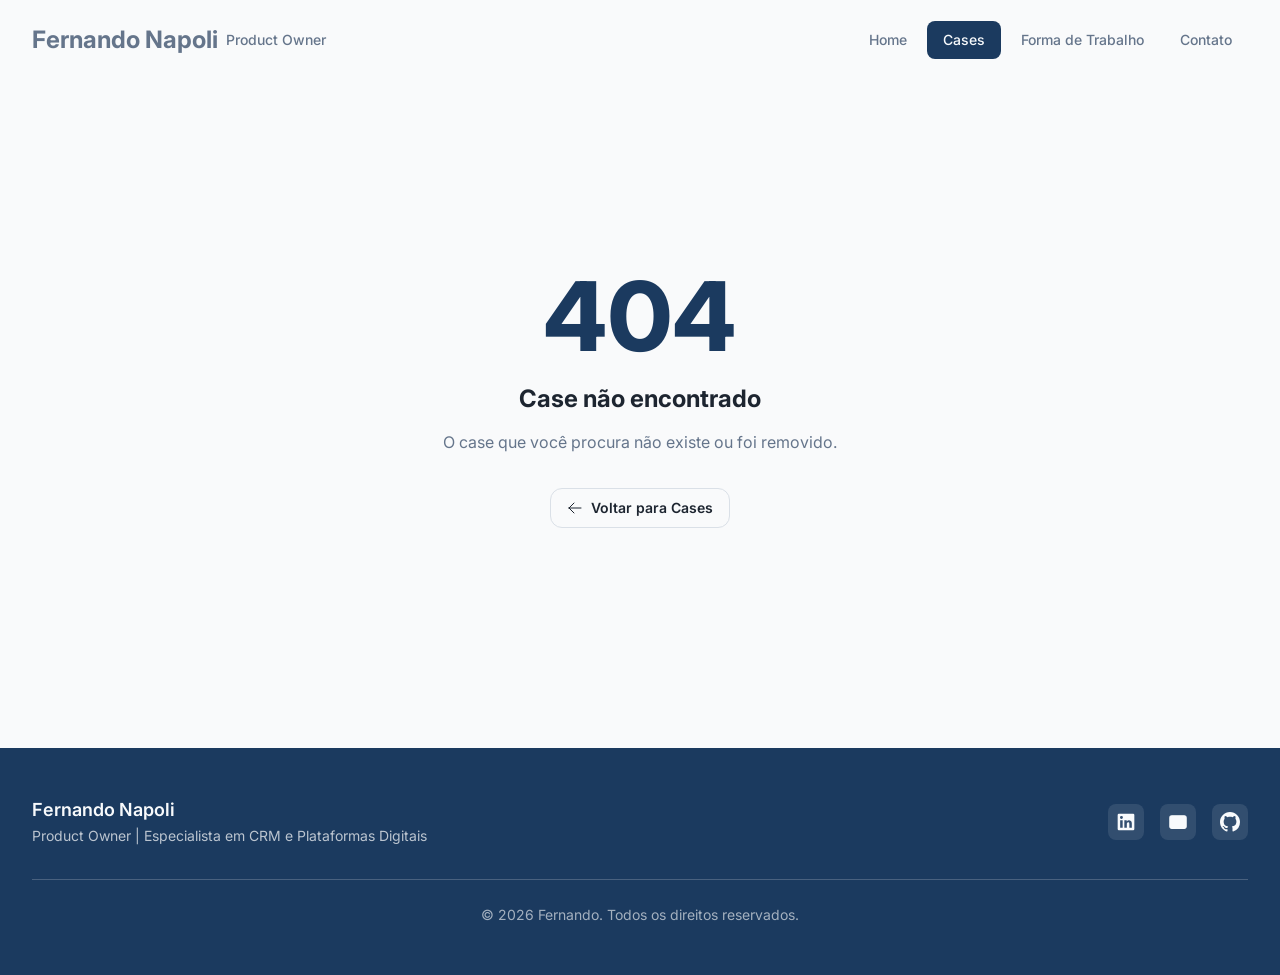
<file: html-version/case-detail.html>
<!DOCTYPE html>
<html lang="pt-BR">
<head>
  <meta charset="UTF-8" />
  <meta name="viewport" content="width=device-width, initial-scale=1.0" />
  <meta name="description" content="Detalhe do case de sucesso — Fernando Napoli, Product Owner." />
  <title>Case | Fernando Napoli</title>
  <link rel="icon" href="assets/favicon.ico" />
  <link rel="stylesheet" href="styles.css" />
</head>
<body>

  <!-- HEADER -->
  <header id="site-header" class="site-header is-scrolled">
    <div class="container-section">
      <div class="header-inner">
        <a href="index.html" class="header-logo">
          <span class="header-logo-name">Fernando Napoli</span>
          <span class="header-logo-role">Product Owner</span>
        </a>
        <nav class="header-nav" aria-label="Navegação principal">
          <a href="index.html"        class="nav-link">Home</a>
          <a href="cases.html"        class="nav-link">Cases</a>
          <a href="metodologia.html"  class="nav-link">Forma de Trabalho</a>
          <a href="contato.html"      class="nav-link">Contato</a>
        </nav>
        <button id="mobile-menu-btn" class="mobile-menu-btn" aria-label="Abrir menu">
          <span id="menu-icon"><svg xmlns="http://www.w3.org/2000/svg" width="20" height="20" fill="none" viewBox="0 0 24 24" stroke-width="1.5" stroke="currentColor"><path stroke-linecap="round" stroke-linejoin="round" d="M3.75 6.75h16.5M3.75 12h16.5m-16.5 5.25h16.5"/></svg></span>
          <span id="close-icon" style="display:none;"><svg xmlns="http://www.w3.org/2000/svg" width="20" height="20" fill="none" viewBox="0 0 24 24" stroke-width="1.5" stroke="currentColor"><path stroke-linecap="round" stroke-linejoin="round" d="M6 18 18 6M6 6l12 12"/></svg></span>
        </button>
      </div>
      <nav id="mobile-nav" class="mobile-nav" aria-label="Navegação mobile">
        <div class="mobile-nav-inner">
          <a href="index.html"        class="mobile-nav-link">Home</a>
          <a href="cases.html"        class="mobile-nav-link">Cases</a>
          <a href="metodologia.html"  class="mobile-nav-link">Forma de Trabalho</a>
          <a href="contato.html"      class="mobile-nav-link">Contato</a>
        </div>
      </nav>
    </div>
  </header>

  <!-- MAIN: conteúdo injetado pelo script.js (renderCaseDetail) -->
  <main>
    <section class="page-section">
      <div class="container-section">
        <div id="case-detail-content">
          <!-- Carregando... -->
          <p style="color: var(--muted-foreground); text-align:center; padding: 4rem 0;">Carregando case...</p>
        </div>
      </div>
    </section>
  </main>

  <!-- FOOTER -->
  <footer class="site-footer">
    <div class="container-section">
      <div class="footer-inner">
        <div class="footer-brand">
          <p class="footer-brand-name">Fernando Napoli</p>
          <p class="footer-brand-role">Product Owner | Especialista em CRM e Plataformas Digitais</p>
        </div>
        <div class="footer-social">
          <a href="https://linkedin.com/in/fernando-napoli-453654160/" target="_blank" rel="noopener noreferrer" class="footer-social-link" aria-label="LinkedIn">
            <svg xmlns="http://www.w3.org/2000/svg" viewBox="0 0 24 24" fill="currentColor" width="20" height="20"><path d="M20.5 2h-17A1.5 1.5 0 0 0 2 3.5v17A1.5 1.5 0 0 0 3.5 22h17a1.5 1.5 0 0 0 1.5-1.5v-17A1.5 1.5 0 0 0 20.5 2zM8 19H5v-9h3zM6.5 8.25A1.75 1.75 0 1 1 8.3 6.5a1.78 1.78 0 0 1-1.8 1.75zM19 19h-3v-4.74c0-1.42-.6-1.93-1.38-1.93A1.74 1.74 0 0 0 13 14.19a.66.66 0 0 0 0 .14V19h-3v-9h2.9v1.3a3.11 3.11 0 0 1 2.7-1.4c1.55 0 3.36.86 3.36 3.66z"/></svg>
          </a>
          <a href="mailto:napolinando@gmail.com" class="footer-social-link" aria-label="Email">
            <svg xmlns="http://www.w3.org/2000/svg" fill="none" viewBox="0 0 24 24" stroke-width="1.5" stroke="currentColor" width="20" height="20"><path stroke-linecap="round" stroke-linejoin="round" d="M21.75 6.75v10.5a2.25 2.25 0 0 1-2.25 2.25h-15a2.25 2.25 0 0 1-2.25-2.25V6.75m19.5 0A2.25 2.25 0 0 0 19.5 4.5h-15a2.25 2.25 0 0 0-2.25 2.25m19.5 0v.243a2.25 2.25 0 0 1-1.07 1.916l-7.5 4.615a2.25 2.25 0 0 1-2.36 0L3.32 8.91a2.25 2.25 0 0 1-1.07-1.916V6.75"/></svg>
          </a>
          <a href="https://github.com/napolinando" target="_blank" rel="noopener noreferrer" class="footer-social-link" aria-label="GitHub">
            <svg xmlns="http://www.w3.org/2000/svg" viewBox="0 0 24 24" fill="currentColor" width="20" height="20"><path d="M12 0C5.37 0 0 5.37 0 12c0 5.31 3.435 9.795 8.205 11.385.6.105.825-.255.825-.57 0-.285-.015-1.23-.015-2.235-3.015.555-3.795-.735-4.035-1.41-.135-.345-.72-1.41-1.23-1.695-.42-.225-1.02-.78-.015-.795.945-.015 1.62.87 1.845 1.23 1.08 1.815 2.805 1.305 3.495.99.105-.78.42-1.305.765-1.605-2.67-.3-5.46-1.335-5.46-5.925 0-1.305.465-2.385 1.23-3.225-.12-.3-.54-1.53.12-3.18 0 0 1.005-.315 3.3 1.23.96-.27 1.98-.405 3-.405s2.04.135 3 .405c2.295-1.56 3.3-1.23 3.3-1.23.66 1.65.24 2.88.12 3.18.765.84 1.23 1.905 1.23 3.225 0 4.605-2.805 5.625-5.475 5.925.435.375.81 1.095.81 2.22 0 1.605-.015 2.895-.015 3.3 0 .315.225.69.825.57A12.02 12.02 0 0 0 24 12c0-6.63-5.37-12-12-12Z"/></svg>
          </a>
        </div>
      </div>
      <div class="footer-copy">
        <p class="footer-copy-text">© <span id="footer-year"></span> Fernando. Todos os direitos reservados.</p>
      </div>
    </div>
  </footer>

  <script src="script.js"></script>
</body>
</html>
</file>
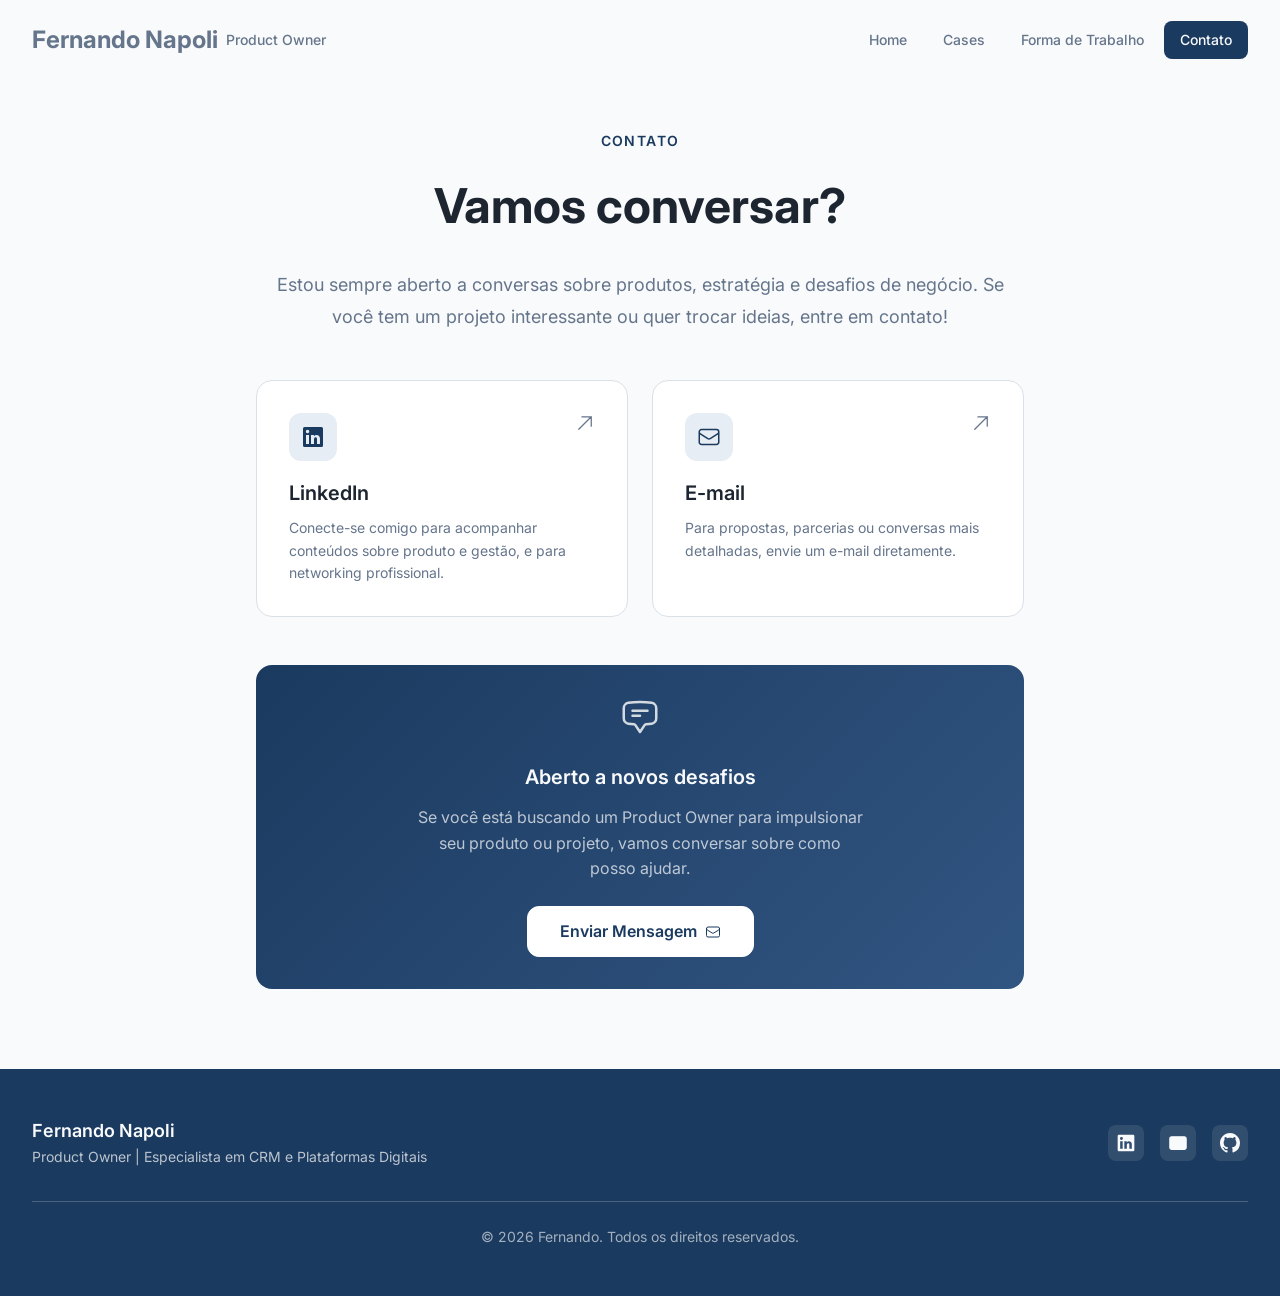
<file: html-version/contato.html>
<!DOCTYPE html>
<html lang="pt-BR">
<head>
  <meta charset="UTF-8" />
  <meta name="viewport" content="width=device-width, initial-scale=1.0" />
  <meta name="description" content="Entre em contato com Fernando Napoli — Product Owner disponível para novos desafios e projetos digitais." />
  <title>Contato | Fernando Napoli</title>
  <link rel="icon" href="assets/favicon.ico" />
  <link rel="stylesheet" href="styles.css" />
</head>
<body>

  <!-- HEADER -->
  <header id="site-header" class="site-header is-scrolled">
    <div class="container-section">
      <div class="header-inner">
        <a href="index.html" class="header-logo">
          <span class="header-logo-name">Fernando Napoli</span>
          <span class="header-logo-role">Product Owner</span>
        </a>
        <nav class="header-nav" aria-label="Navegação principal">
          <a href="index.html"        class="nav-link">Home</a>
          <a href="cases.html"        class="nav-link">Cases</a>
          <a href="metodologia.html"  class="nav-link">Forma de Trabalho</a>
          <a href="contato.html"      class="nav-link">Contato</a>
        </nav>
        <button id="mobile-menu-btn" class="mobile-menu-btn" aria-label="Abrir menu">
          <span id="menu-icon"><svg xmlns="http://www.w3.org/2000/svg" width="20" height="20" fill="none" viewBox="0 0 24 24" stroke-width="1.5" stroke="currentColor"><path stroke-linecap="round" stroke-linejoin="round" d="M3.75 6.75h16.5M3.75 12h16.5m-16.5 5.25h16.5"/></svg></span>
          <span id="close-icon" style="display:none;"><svg xmlns="http://www.w3.org/2000/svg" width="20" height="20" fill="none" viewBox="0 0 24 24" stroke-width="1.5" stroke="currentColor"><path stroke-linecap="round" stroke-linejoin="round" d="M6 18 18 6M6 6l12 12"/></svg></span>
        </button>
      </div>
      <nav id="mobile-nav" class="mobile-nav" aria-label="Navegação mobile">
        <div class="mobile-nav-inner">
          <a href="index.html"        class="mobile-nav-link">Home</a>
          <a href="cases.html"        class="mobile-nav-link">Cases</a>
          <a href="metodologia.html"  class="mobile-nav-link">Forma de Trabalho</a>
          <a href="contato.html"      class="mobile-nav-link">Contato</a>
        </div>
      </nav>
    </div>
  </header>

  <!-- MAIN -->
  <main>
    <section class="page-section">
      <div class="container-section">
        <div class="contato-inner">

          <!-- Cabeçalho -->
          <span class="section-label">Contato</span>
          <h1 class="page-title">Vamos conversar?</h1>
          <p class="page-subtitle" style="margin-bottom:3rem;">
            Estou sempre aberto a conversas sobre produtos, estratégia e
            desafios de negócio. Se você tem um projeto interessante ou quer
            trocar ideias, entre em contato!
          </p>

          <!-- Cards de contato -->
          <div class="contact-cards-grid">

            <!-- LinkedIn -->
            <a
              href="https://www.linkedin.com/in/fernando-napoli-453654160/"
              target="_blank"
              rel="noopener noreferrer"
              class="contact-card animate-fade-in-up"
              aria-label="Acessar LinkedIn de Fernando Napoli"
            >
              <div class="contact-card-header">
                <div class="contact-card-icon-wrap">
                  <svg class="contact-card-icon" xmlns="http://www.w3.org/2000/svg" viewBox="0 0 24 24" fill="currentColor">
                    <path d="M20.5 2h-17A1.5 1.5 0 0 0 2 3.5v17A1.5 1.5 0 0 0 3.5 22h17a1.5 1.5 0 0 0 1.5-1.5v-17A1.5 1.5 0 0 0 20.5 2zM8 19H5v-9h3zM6.5 8.25A1.75 1.75 0 1 1 8.3 6.5a1.78 1.78 0 0 1-1.8 1.75zM19 19h-3v-4.74c0-1.42-.6-1.93-1.38-1.93A1.74 1.74 0 0 0 13 14.19a.66.66 0 0 0 0 .14V19h-3v-9h2.9v1.3a3.11 3.11 0 0 1 2.7-1.4c1.55 0 3.36.86 3.36 3.66z"/>
                  </svg>
                </div>
                <svg class="contact-card-arrow" xmlns="http://www.w3.org/2000/svg" fill="none" viewBox="0 0 24 24" stroke-width="1.5" stroke="currentColor">
                  <path stroke-linecap="round" stroke-linejoin="round" d="m4.5 19.5 15-15m0 0H8.25m11.25 0v11.25"/>
                </svg>
              </div>
              <h2 class="contact-card-title">LinkedIn</h2>
              <p class="contact-card-text">
                Conecte-se comigo para acompanhar conteúdos sobre produto e
                gestão, e para networking profissional.
              </p>
            </a>

            <!-- E-mail -->
            <a
              href="mailto:napolinando@gmail.com"
              class="contact-card animate-fade-in-up"
              style="animation-delay:0.1s"
              aria-label="Enviar e-mail para Fernando Napoli"
            >
              <div class="contact-card-header">
                <div class="contact-card-icon-wrap">
                  <svg class="contact-card-icon" xmlns="http://www.w3.org/2000/svg" fill="none" viewBox="0 0 24 24" stroke-width="1.5" stroke="currentColor">
                    <path stroke-linecap="round" stroke-linejoin="round" d="M21.75 6.75v10.5a2.25 2.25 0 0 1-2.25 2.25h-15a2.25 2.25 0 0 1-2.25-2.25V6.75m19.5 0A2.25 2.25 0 0 0 19.5 4.5h-15a2.25 2.25 0 0 0-2.25 2.25m19.5 0v.243a2.25 2.25 0 0 1-1.07 1.916l-7.5 4.615a2.25 2.25 0 0 1-2.36 0L3.32 8.91a2.25 2.25 0 0 1-1.07-1.916V6.75"/>
                  </svg>
                </div>
                <svg class="contact-card-arrow" xmlns="http://www.w3.org/2000/svg" fill="none" viewBox="0 0 24 24" stroke-width="1.5" stroke="currentColor">
                  <path stroke-linecap="round" stroke-linejoin="round" d="m4.5 19.5 15-15m0 0H8.25m11.25 0v11.25"/>
                </svg>
              </div>
              <h2 class="contact-card-title">E-mail</h2>
              <p class="contact-card-text">
                Para propostas, parcerias ou conversas mais detalhadas,
                envie um e-mail diretamente.
              </p>
            </a>

          </div>

          <!-- CTA -->
          <div class="contact-cta">
            <svg class="contact-cta-icon" xmlns="http://www.w3.org/2000/svg" fill="none" viewBox="0 0 24 24" stroke-width="1.5" stroke="currentColor">
              <path stroke-linecap="round" stroke-linejoin="round" d="M7.5 8.25h9m-9 3H12m-9.75 1.51c0 1.6 1.123 2.994 2.707 3.227 1.129.166 2.27.293 3.423.379.35.026.67.21.865.501L12 21l2.755-4.133a1.14 1.14 0 0 1 .865-.501 48.172 48.172 0 0 0 3.423-.379c1.584-.233 2.707-1.626 2.707-3.228V6.741c0-1.602-1.123-2.995-2.707-3.228A48.394 48.394 0 0 0 12 3c-2.392 0-4.744.175-7.043.513C3.373 3.746 2.25 5.14 2.25 6.741v6.018Z"/>
            </svg>
            <h2 class="contact-cta-title">Aberto a novos desafios</h2>
            <p class="contact-cta-text">
              Se você está buscando um Product Owner para impulsionar seu
              produto ou projeto, vamos conversar sobre como posso ajudar.
            </p>
            <a href="mailto:napolinando@gmail.com" class="btn btn-primary btn-lg">
              Enviar Mensagem
              <svg class="btn-icon" xmlns="http://www.w3.org/2000/svg" fill="none" viewBox="0 0 24 24" stroke-width="1.5" stroke="currentColor">
                <path stroke-linecap="round" stroke-linejoin="round" d="M21.75 6.75v10.5a2.25 2.25 0 0 1-2.25 2.25h-15a2.25 2.25 0 0 1-2.25-2.25V6.75m19.5 0A2.25 2.25 0 0 0 19.5 4.5h-15a2.25 2.25 0 0 0-2.25 2.25m19.5 0v.243a2.25 2.25 0 0 1-1.07 1.916l-7.5 4.615a2.25 2.25 0 0 1-2.36 0L3.32 8.91a2.25 2.25 0 0 1-1.07-1.916V6.75"/>
              </svg>
            </a>
          </div>

        </div>
      </div>
    </section>
  </main>

  <!-- FOOTER -->
  <footer class="site-footer">
    <div class="container-section">
      <div class="footer-inner">
        <div class="footer-brand">
          <p class="footer-brand-name">Fernando Napoli</p>
          <p class="footer-brand-role">Product Owner | Especialista em CRM e Plataformas Digitais</p>
        </div>
        <div class="footer-social">
          <a href="https://www.linkedin.com/in/fernando-napoli-453654160/" target="_blank" rel="noopener noreferrer" class="footer-social-link" aria-label="LinkedIn">
            <svg xmlns="http://www.w3.org/2000/svg" viewBox="0 0 24 24" fill="currentColor" width="20" height="20"><path d="M20.5 2h-17A1.5 1.5 0 0 0 2 3.5v17A1.5 1.5 0 0 0 3.5 22h17a1.5 1.5 0 0 0 1.5-1.5v-17A1.5 1.5 0 0 0 20.5 2zM8 19H5v-9h3zM6.5 8.25A1.75 1.75 0 1 1 8.3 6.5a1.78 1.78 0 0 1-1.8 1.75zM19 19h-3v-4.74c0-1.42-.6-1.93-1.38-1.93A1.74 1.74 0 0 0 13 14.19a.66.66 0 0 0 0 .14V19h-3v-9h2.9v1.3a3.11 3.11 0 0 1 2.7-1.4c1.55 0 3.36.86 3.36 3.66z"/></svg>
          </a>
          <a href="mailto:napolinando@gmail.com" class="footer-social-link" aria-label="Email">
            <svg xmlns="http://www.w3.org/2000/svg" fill="none" viewBox="0 0 24 24" stroke-width="1.5" stroke="currentColor" width="20" height="20"><path stroke-linecap="round" stroke-linejoin="round" d="M21.75 6.75v10.5a2.25 2.25 0 0 1-2.25 2.25h-15a2.25 2.25 0 0 1-2.25-2.25V6.75m19.5 0A2.25 2.25 0 0 0 19.5 4.5h-15a2.25 2.25 0 0 0-2.25 2.25m19.5 0v.243a2.25 2.25 0 0 1-1.07 1.916l-7.5 4.615a2.25 2.25 0 0 1-2.36 0L3.32 8.91a2.25 2.25 0 0 1-1.07-1.916V6.75"/></svg>
          </a>
          <a href="https://github.com/napolinando" target="_blank" rel="noopener noreferrer" class="footer-social-link" aria-label="GitHub">
            <svg xmlns="http://www.w3.org/2000/svg" viewBox="0 0 24 24" fill="currentColor" width="20" height="20"><path d="M12 0C5.37 0 0 5.37 0 12c0 5.31 3.435 9.795 8.205 11.385.6.105.825-.255.825-.57 0-.285-.015-1.23-.015-2.235-3.015.555-3.795-.735-4.035-1.41-.135-.345-.72-1.41-1.23-1.695-.42-.225-1.02-.78-.015-.795.945-.015 1.62.87 1.845 1.23 1.08 1.815 2.805 1.305 3.495.99.105-.78.42-1.305.765-1.605-2.67-.3-5.46-1.335-5.46-5.925 0-1.305.465-2.385 1.23-3.225-.12-.3-.54-1.53.12-3.18 0 0 1.005-.315 3.3 1.23.96-.27 1.98-.405 3-.405s2.04.135 3 .405c2.295-1.56 3.3-1.23 3.3-1.23.66 1.65.24 2.88.12 3.18.765.84 1.23 1.905 1.23 3.225 0 4.605-2.805 5.625-5.475 5.925.435.375.81 1.095.81 2.22 0 1.605-.015 2.895-.015 3.3 0 .315.225.69.825.57A12.02 12.02 0 0 0 24 12c0-6.63-5.37-12-12-12Z"/></svg>
          </a>
        </div>
      </div>
      <div class="footer-copy">
        <p class="footer-copy-text">© <span id="footer-year"></span> Fernando. Todos os direitos reservados.</p>
      </div>
    </div>
  </footer>

  <script src="script.js"></script>
</body>
</html>
</file>
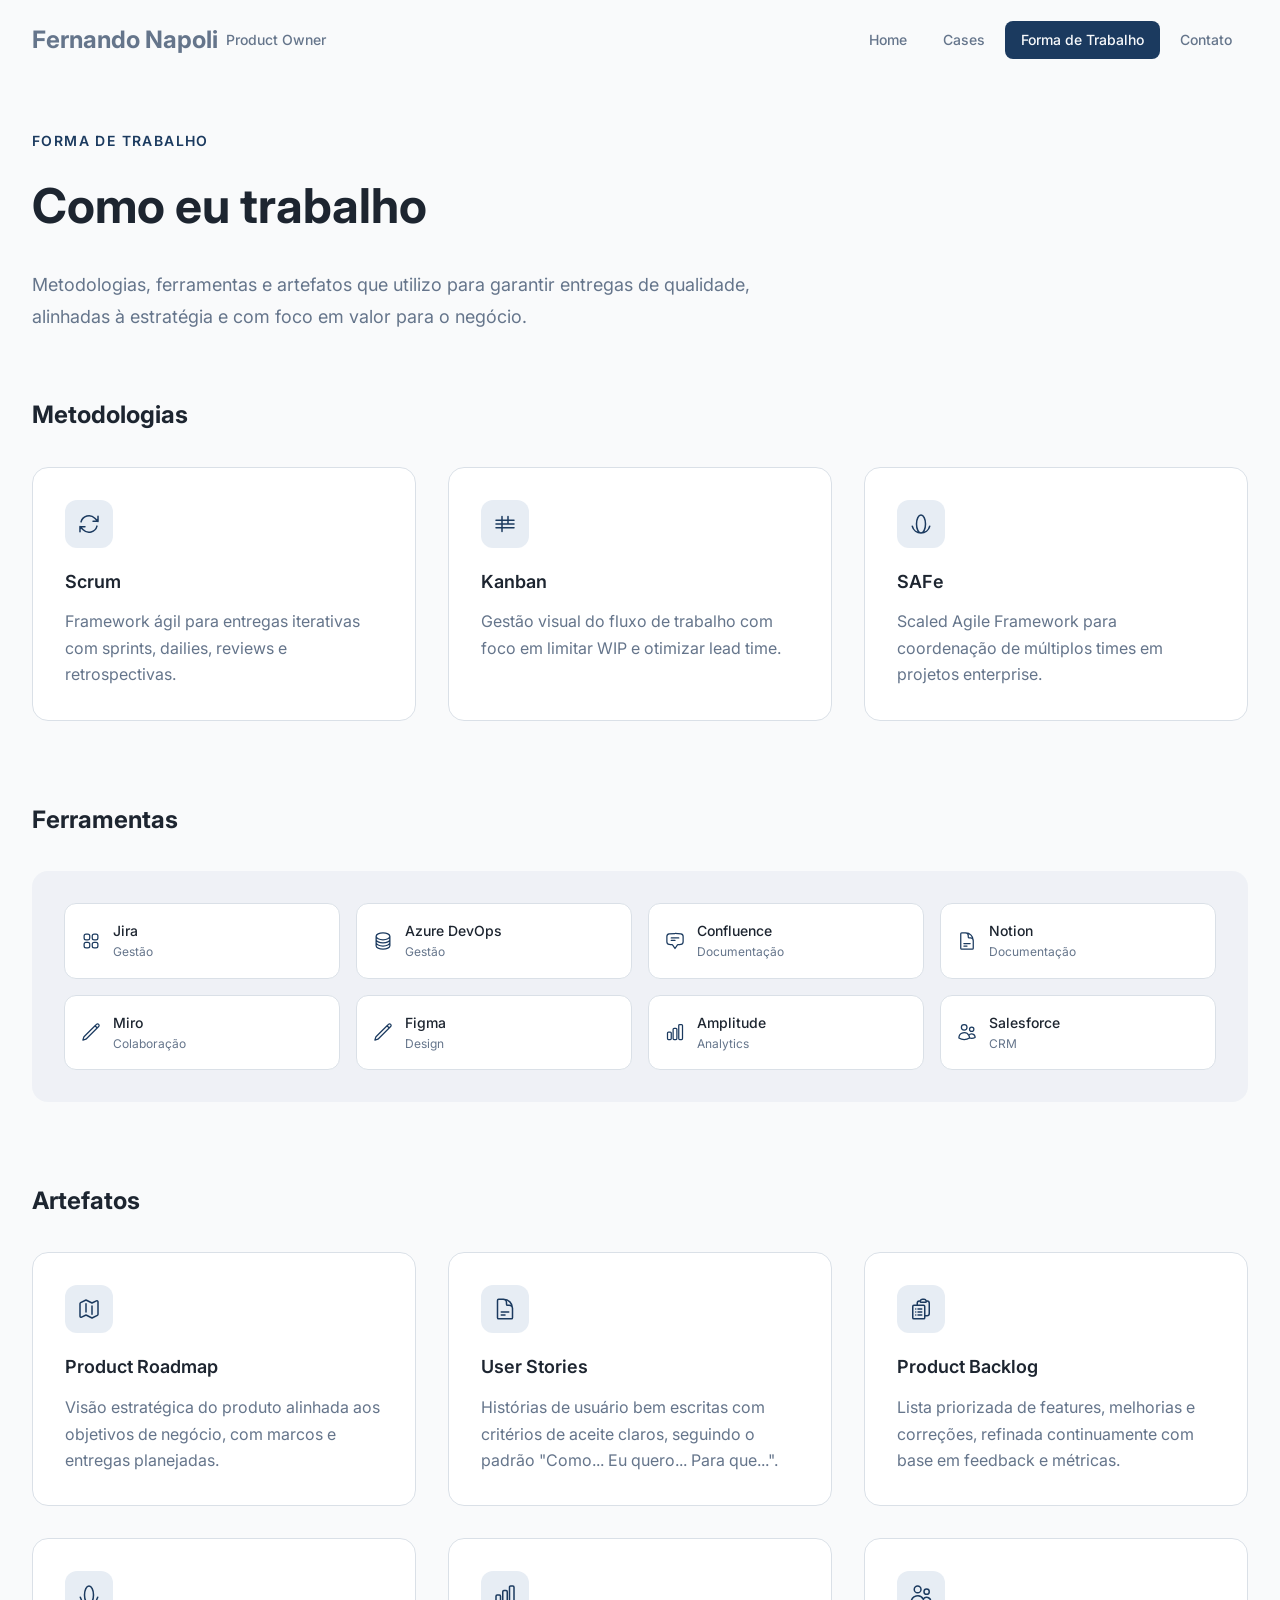
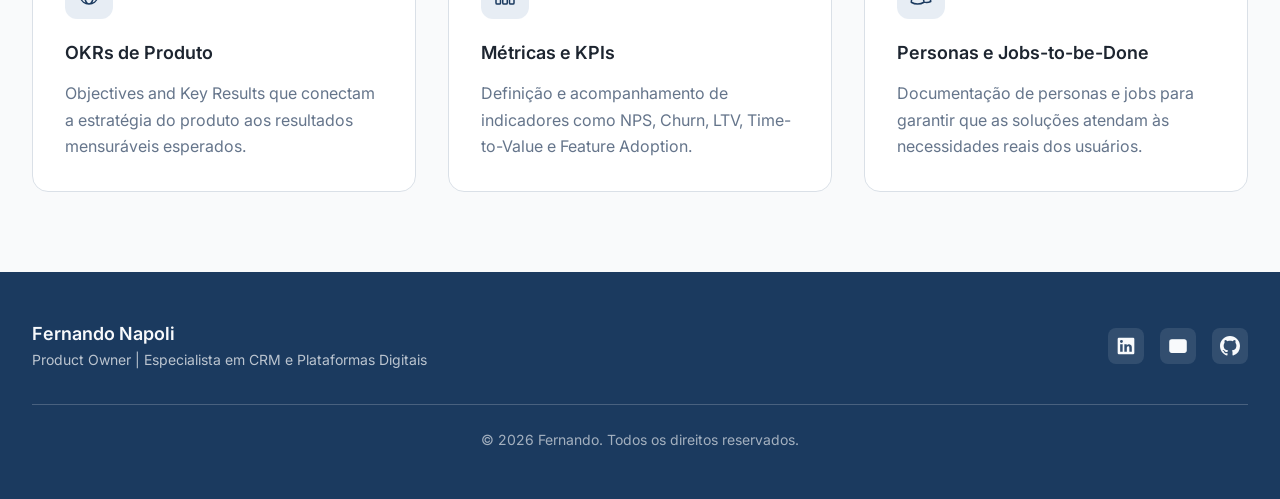
<file: html-version/metodologia.html>
<!DOCTYPE html>
<html lang="pt-BR">
<head>
  <meta charset="UTF-8" />
  <meta name="viewport" content="width=device-width, initial-scale=1.0" />
  <meta name="description" content="Forma de trabalho de Fernando Napoli — metodologias ágeis, ferramentas e artefatos de produto." />
  <title>Forma de Trabalho | Fernando Napoli</title>
  <link rel="icon" href="assets/favicon.ico" />
  <link rel="stylesheet" href="styles.css" />
</head>
<body>

  <!-- HEADER -->
  <header id="site-header" class="site-header is-scrolled">
    <div class="container-section">
      <div class="header-inner">
        <a href="index.html" class="header-logo">
          <span class="header-logo-name">Fernando Napoli</span>
          <span class="header-logo-role">Product Owner</span>
        </a>
        <nav class="header-nav" aria-label="Navegação principal">
          <a href="index.html"        class="nav-link">Home</a>
          <a href="cases.html"        class="nav-link">Cases</a>
          <a href="metodologia.html"  class="nav-link">Forma de Trabalho</a>
          <a href="contato.html"      class="nav-link">Contato</a>
        </nav>
        <button id="mobile-menu-btn" class="mobile-menu-btn" aria-label="Abrir menu">
          <span id="menu-icon"><svg xmlns="http://www.w3.org/2000/svg" width="20" height="20" fill="none" viewBox="0 0 24 24" stroke-width="1.5" stroke="currentColor"><path stroke-linecap="round" stroke-linejoin="round" d="M3.75 6.75h16.5M3.75 12h16.5m-16.5 5.25h16.5"/></svg></span>
          <span id="close-icon" style="display:none;"><svg xmlns="http://www.w3.org/2000/svg" width="20" height="20" fill="none" viewBox="0 0 24 24" stroke-width="1.5" stroke="currentColor"><path stroke-linecap="round" stroke-linejoin="round" d="M6 18 18 6M6 6l12 12"/></svg></span>
        </button>
      </div>
      <nav id="mobile-nav" class="mobile-nav" aria-label="Navegação mobile">
        <div class="mobile-nav-inner">
          <a href="index.html"        class="mobile-nav-link">Home</a>
          <a href="cases.html"        class="mobile-nav-link">Cases</a>
          <a href="metodologia.html"  class="mobile-nav-link">Forma de Trabalho</a>
          <a href="contato.html"      class="mobile-nav-link">Contato</a>
        </div>
      </nav>
    </div>
  </header>

  <!-- MAIN -->
  <main>
    <section class="page-section">
      <div class="container-section">

        <!-- Cabeçalho -->
        <header class="page-header">
          <span class="section-label">Forma de Trabalho</span>
          <h1 class="page-title">Como eu trabalho</h1>
          <p class="page-subtitle">
            Metodologias, ferramentas e artefatos que utilizo para garantir entregas
            de qualidade, alinhadas à estratégia e com foco em valor para o negócio.
          </p>
        </header>

        <!-- ===== METODOLOGIAS ===== -->
        <section class="metodologia-section" aria-labelledby="metodologias-heading">
          <h2 id="metodologias-heading" class="metodologia-section-title">Metodologias</h2>
          <div class="grid-cards">

            <!-- Scrum -->
            <article class="feature-card animate-fade-in-up" style="animation-delay:0s">
              <div class="feature-card-icon">
                <svg xmlns="http://www.w3.org/2000/svg" fill="none" viewBox="0 0 24 24" stroke-width="1.5" stroke="currentColor"><path stroke-linecap="round" stroke-linejoin="round" d="M16.023 9.348h4.992v-.001M2.985 19.644v-4.992m0 0h4.992m-4.993 0 3.181 3.183a8.25 8.25 0 0 0 13.803-3.7M4.031 9.865a8.25 8.25 0 0 1 13.803-3.7l3.181 3.182m0-4.991v4.99"/></svg>
              </div>
              <h3 class="feature-card-title">Scrum</h3>
              <p class="feature-card-text">Framework ágil para entregas iterativas com sprints, dailies, reviews e retrospectivas.</p>
            </article>

            <!-- Kanban -->
            <article class="feature-card animate-fade-in-up" style="animation-delay:0.1s">
              <div class="feature-card-icon">
                <svg xmlns="http://www.w3.org/2000/svg" fill="none" viewBox="0 0 24 24" stroke-width="1.5" stroke="currentColor"><path stroke-linecap="round" stroke-linejoin="round" d="M9 4.5v15m6-15v7.5M3 8.25h18M3 12h18M3 15.75h18"/></svg>
              </div>
              <h3 class="feature-card-title">Kanban</h3>
              <p class="feature-card-text">Gestão visual do fluxo de trabalho com foco em limitar WIP e otimizar lead time.</p>
            </article>

            <!-- SAFe -->
            <article class="feature-card animate-fade-in-up" style="animation-delay:0.2s">
              <div class="feature-card-icon">
                <svg xmlns="http://www.w3.org/2000/svg" fill="none" viewBox="0 0 24 24" stroke-width="1.5" stroke="currentColor"><path stroke-linecap="round" stroke-linejoin="round" d="M12 21a9.004 9.004 0 0 0 8.716-6.747M12 21a9.004 9.004 0 0 1-8.716-6.747M12 21c2.485 0 4.5-4.03 4.5-9S14.485 3 12 3m0 18c-2.485 0-4.5-4.03-4.5-9S9.515 3 12 3"/></svg>
              </div>
              <h3 class="feature-card-title">SAFe</h3>
              <p class="feature-card-text">Scaled Agile Framework para coordenação de múltiplos times em projetos enterprise.</p>
            </article>

          </div>
        </section>

        <!-- ===== FERRAMENTAS ===== -->
        <section class="metodologia-section" aria-labelledby="ferramentas-heading">
          <h2 id="ferramentas-heading" class="metodologia-section-title">Ferramentas</h2>
          <div class="tools-bg animate-fade-in-up">
            <div class="tools-grid">

              <div class="tool-item">
                <svg class="tool-item-icon" xmlns="http://www.w3.org/2000/svg" fill="none" viewBox="0 0 24 24" stroke-width="1.5" stroke="currentColor"><path stroke-linecap="round" stroke-linejoin="round" d="M3.75 6A2.25 2.25 0 0 1 6 3.75h2.25A2.25 2.25 0 0 1 10.5 6v2.25a2.25 2.25 0 0 1-2.25 2.25H6a2.25 2.25 0 0 1-2.25-2.25V6ZM3.75 15.75A2.25 2.25 0 0 1 6 13.5h2.25a2.25 2.25 0 0 1 2.25 2.25V18a2.25 2.25 0 0 1-2.25 2.25H6A2.25 2.25 0 0 1 3.75 18v-2.25ZM13.5 6a2.25 2.25 0 0 1 2.25-2.25H18A2.25 2.25 0 0 1 20.25 6v2.25A2.25 2.25 0 0 1 18 10.5h-2.25a2.25 2.25 0 0 1-2.25-2.25V6ZM13.5 15.75a2.25 2.25 0 0 1 2.25-2.25H18a2.25 2.25 0 0 1 2.25 2.25V18A2.25 2.25 0 0 1 18 20.25h-2.25A2.25 2.25 0 0 1 13.5 18v-2.25Z"/></svg>
                <div><p class="tool-item-name">Jira</p><p class="tool-item-category">Gestão</p></div>
              </div>

              <div class="tool-item">
                <svg class="tool-item-icon" xmlns="http://www.w3.org/2000/svg" fill="none" viewBox="0 0 24 24" stroke-width="1.5" stroke="currentColor"><path stroke-linecap="round" stroke-linejoin="round" d="M20.25 6.375c0 2.278-3.694 4.125-8.25 4.125S3.75 8.653 3.75 6.375m16.5 0c0-2.278-3.694-4.125-8.25-4.125S3.75 4.097 3.75 6.375m16.5 0v11.25c0 2.278-3.694 4.125-8.25 4.125s-8.25-1.847-8.25-4.125V6.375m16.5 0v3.75m-16.5-3.75v3.75m16.5 0v3.75C20.25 16.153 16.556 18 12 18s-8.25-1.847-8.25-4.125v-3.75m16.5 0c0 2.278-3.694 4.125-8.25 4.125s-8.25-1.847-8.25-4.125"/></svg>
                <div><p class="tool-item-name">Azure DevOps</p><p class="tool-item-category">Gestão</p></div>
              </div>

              <div class="tool-item">
                <svg class="tool-item-icon" xmlns="http://www.w3.org/2000/svg" fill="none" viewBox="0 0 24 24" stroke-width="1.5" stroke="currentColor"><path stroke-linecap="round" stroke-linejoin="round" d="M7.5 8.25h9m-9 3H12m-9.75 1.51c0 1.6 1.123 2.994 2.707 3.227 1.129.166 2.27.293 3.423.379.35.026.67.21.865.501L12 21l2.755-4.133a1.14 1.14 0 0 1 .865-.501 48.172 48.172 0 0 0 3.423-.379c1.584-.233 2.707-1.626 2.707-3.228V6.741c0-1.602-1.123-2.995-2.707-3.228A48.394 48.394 0 0 0 12 3c-2.392 0-4.744.175-7.043.513C3.373 3.746 2.25 5.14 2.25 6.741v6.018Z"/></svg>
                <div><p class="tool-item-name">Confluence</p><p class="tool-item-category">Documentação</p></div>
              </div>

              <div class="tool-item">
                <svg class="tool-item-icon" xmlns="http://www.w3.org/2000/svg" fill="none" viewBox="0 0 24 24" stroke-width="1.5" stroke="currentColor"><path stroke-linecap="round" stroke-linejoin="round" d="M19.5 14.25v-2.625a3.375 3.375 0 0 0-3.375-3.375h-1.5A1.125 1.125 0 0 1 13.5 7.125v-1.5a3.375 3.375 0 0 0-3.375-3.375H8.25m0 12.75h7.5m-7.5 3H12M10.5 2.25H5.625c-.621 0-1.125.504-1.125 1.125v17.25c0 .621.504 1.125 1.125 1.125h12.75c.621 0 1.125-.504 1.125-1.125V11.25a9 9 0 0 0-9-9Z"/></svg>
                <div><p class="tool-item-name">Notion</p><p class="tool-item-category">Documentação</p></div>
              </div>

              <div class="tool-item">
                <svg class="tool-item-icon" xmlns="http://www.w3.org/2000/svg" fill="none" viewBox="0 0 24 24" stroke-width="1.5" stroke="currentColor"><path stroke-linecap="round" stroke-linejoin="round" d="m16.862 4.487 1.687-1.688a1.875 1.875 0 1 1 2.652 2.652L6.832 19.82a4.5 4.5 0 0 1-1.897 1.13l-2.685.8.8-2.685a4.5 4.5 0 0 1 1.13-1.897L16.863 4.487Zm0 0L19.5 7.125"/></svg>
                <div><p class="tool-item-name">Miro</p><p class="tool-item-category">Colaboração</p></div>
              </div>

              <div class="tool-item">
                <svg class="tool-item-icon" xmlns="http://www.w3.org/2000/svg" fill="none" viewBox="0 0 24 24" stroke-width="1.5" stroke="currentColor"><path stroke-linecap="round" stroke-linejoin="round" d="m16.862 4.487 1.687-1.688a1.875 1.875 0 1 1 2.652 2.652L6.832 19.82a4.5 4.5 0 0 1-1.897 1.13l-2.685.8.8-2.685a4.5 4.5 0 0 1 1.13-1.897L16.863 4.487Zm0 0L19.5 7.125"/></svg>
                <div><p class="tool-item-name">Figma</p><p class="tool-item-category">Design</p></div>
              </div>

              <div class="tool-item">
                <svg class="tool-item-icon" xmlns="http://www.w3.org/2000/svg" fill="none" viewBox="0 0 24 24" stroke-width="1.5" stroke="currentColor"><path stroke-linecap="round" stroke-linejoin="round" d="M3 13.125C3 12.504 3.504 12 4.125 12h2.25c.621 0 1.125.504 1.125 1.125v6.75C7.5 20.496 6.996 21 6.375 21h-2.25A1.125 1.125 0 0 1 3 19.875v-6.75ZM9.75 8.625c0-.621.504-1.125 1.125-1.125h2.25c.621 0 1.125.504 1.125 1.125v11.25c0 .621-.504 1.125-1.125 1.125h-2.25a1.125 1.125 0 0 1-1.125-1.125V8.625ZM16.5 4.125c0-.621.504-1.125 1.125-1.125h2.25C20.496 3 21 3.504 21 4.125v15.75c0 .621-.504 1.125-1.125 1.125h-2.25a1.125 1.125 0 0 1-1.125-1.125V4.125Z"/></svg>
                <div><p class="tool-item-name">Amplitude</p><p class="tool-item-category">Analytics</p></div>
              </div>

              <div class="tool-item">
                <svg class="tool-item-icon" xmlns="http://www.w3.org/2000/svg" fill="none" viewBox="0 0 24 24" stroke-width="1.5" stroke="currentColor"><path stroke-linecap="round" stroke-linejoin="round" d="M15 19.128a9.38 9.38 0 0 0 2.625.372 9.337 9.337 0 0 0 4.121-.952 4.125 4.125 0 0 0-7.533-2.493M15 19.128v-.003c0-1.113-.285-2.16-.786-3.07M15 19.128v.106A12.318 12.318 0 0 1 8.624 21c-2.331 0-4.512-.645-6.374-1.766l-.001-.109a6.375 6.375 0 0 1 11.964-3.07M12 6.375a3.375 3.375 0 1 1-6.75 0 3.375 3.375 0 0 1 6.75 0Zm8.25 2.25a2.625 2.625 0 1 1-5.25 0 2.625 2.625 0 0 1 5.25 0Z"/></svg>
                <div><p class="tool-item-name">Salesforce</p><p class="tool-item-category">CRM</p></div>
              </div>

            </div>
          </div>
        </section>

        <!-- ===== ARTEFATOS ===== -->
        <section aria-labelledby="artefatos-heading">
          <h2 id="artefatos-heading" class="metodologia-section-title">Artefatos</h2>
          <div class="grid-cards">

            <article class="feature-card animate-fade-in-up" style="animation-delay:0s">
              <div class="feature-card-icon">
                <svg xmlns="http://www.w3.org/2000/svg" fill="none" viewBox="0 0 24 24" stroke-width="1.5" stroke="currentColor"><path stroke-linecap="round" stroke-linejoin="round" d="M9 6.75V15m6-6v8.25m.503 3.498 4.875-2.437c.381-.19.622-.58.622-1.006V4.82c0-.836-.88-1.38-1.628-1.006l-3.869 1.934c-.317.159-.69.159-1.006 0L9.503 3.252a1.125 1.125 0 0 0-1.006 0L3.622 5.689C3.24 5.88 3 6.27 3 6.695V19.18c0 .836.88 1.38 1.628 1.006l3.869-1.934c.317-.159.69-.159 1.006 0l4.994 2.497c.317.158.69.158 1.006 0Z"/></svg>
              </div>
              <h3 class="feature-card-title">Product Roadmap</h3>
              <p class="feature-card-text">Visão estratégica do produto alinhada aos objetivos de negócio, com marcos e entregas planejadas.</p>
            </article>

            <article class="feature-card animate-fade-in-up" style="animation-delay:0.1s">
              <div class="feature-card-icon">
                <svg xmlns="http://www.w3.org/2000/svg" fill="none" viewBox="0 0 24 24" stroke-width="1.5" stroke="currentColor"><path stroke-linecap="round" stroke-linejoin="round" d="M19.5 14.25v-2.625a3.375 3.375 0 0 0-3.375-3.375h-1.5A1.125 1.125 0 0 1 13.5 7.125v-1.5a3.375 3.375 0 0 0-3.375-3.375H8.25m0 12.75h7.5m-7.5 3H12M10.5 2.25H5.625c-.621 0-1.125.504-1.125 1.125v17.25c0 .621.504 1.125 1.125 1.125h12.75c.621 0 1.125-.504 1.125-1.125V11.25a9 9 0 0 0-9-9Z"/></svg>
              </div>
              <h3 class="feature-card-title">User Stories</h3>
              <p class="feature-card-text">Histórias de usuário bem escritas com critérios de aceite claros, seguindo o padrão "Como... Eu quero... Para que...".</p>
            </article>

            <article class="feature-card animate-fade-in-up" style="animation-delay:0.2s">
              <div class="feature-card-icon">
                <svg xmlns="http://www.w3.org/2000/svg" fill="none" viewBox="0 0 24 24" stroke-width="1.5" stroke="currentColor"><path stroke-linecap="round" stroke-linejoin="round" d="M9 12h3.75M9 15h3.75M9 18h3.75m3 .75H18a2.25 2.25 0 0 0 2.25-2.25V6.108c0-1.135-.845-2.098-1.976-2.192a48.424 48.424 0 0 0-1.123-.08m-5.801 0c-.065.21-.1.433-.1.664 0 .414.336.75.75.75h4.5a.75.75 0 0 0 .75-.75 2.25 2.25 0 0 0-.1-.664m-5.8 0A2.251 2.251 0 0 1 13.5 2.25H15c1.012 0 1.867.668 2.15 1.586m-5.8 0c-.376.023-.75.05-1.124.08C9.095 4.01 8.25 4.973 8.25 6.108V8.25m0 0H4.875c-.621 0-1.125.504-1.125 1.125v11.25c0 .621.504 1.125 1.125 1.125h9.75c.621 0 1.125-.504 1.125-1.125V9.375c0-.621-.504-1.125-1.125-1.125H8.25ZM6.75 12h.008v.008H6.75V12Zm0 3h.008v.008H6.75V15Zm0 3h.008v.008H6.75V18Z"/></svg>
              </div>
              <h3 class="feature-card-title">Product Backlog</h3>
              <p class="feature-card-text">Lista priorizada de features, melhorias e correções, refinada continuamente com base em feedback e métricas.</p>
            </article>

            <article class="feature-card animate-fade-in-up" style="animation-delay:0.3s">
              <div class="feature-card-icon">
                <svg xmlns="http://www.w3.org/2000/svg" fill="none" viewBox="0 0 24 24" stroke-width="1.5" stroke="currentColor"><path stroke-linecap="round" stroke-linejoin="round" d="M12 21a9.004 9.004 0 0 0 8.716-6.747M12 21a9.004 9.004 0 0 1-8.716-6.747M12 21c2.485 0 4.5-4.03 4.5-9S14.485 3 12 3m0 18c-2.485 0-4.5-4.03-4.5-9S9.515 3 12 3"/></svg>
              </div>
              <h3 class="feature-card-title">OKRs de Produto</h3>
              <p class="feature-card-text">Objectives and Key Results que conectam a estratégia do produto aos resultados mensuráveis esperados.</p>
            </article>

            <article class="feature-card animate-fade-in-up" style="animation-delay:0.4s">
              <div class="feature-card-icon">
                <svg xmlns="http://www.w3.org/2000/svg" fill="none" viewBox="0 0 24 24" stroke-width="1.5" stroke="currentColor"><path stroke-linecap="round" stroke-linejoin="round" d="M3 13.125C3 12.504 3.504 12 4.125 12h2.25c.621 0 1.125.504 1.125 1.125v6.75C7.5 20.496 6.996 21 6.375 21h-2.25A1.125 1.125 0 0 1 3 19.875v-6.75ZM9.75 8.625c0-.621.504-1.125 1.125-1.125h2.25c.621 0 1.125.504 1.125 1.125v11.25c0 .621-.504 1.125-1.125 1.125h-2.25a1.125 1.125 0 0 1-1.125-1.125V8.625ZM16.5 4.125c0-.621.504-1.125 1.125-1.125h2.25C20.496 3 21 3.504 21 4.125v15.75c0 .621-.504 1.125-1.125 1.125h-2.25a1.125 1.125 0 0 1-1.125-1.125V4.125Z"/></svg>
              </div>
              <h3 class="feature-card-title">Métricas e KPIs</h3>
              <p class="feature-card-text">Definição e acompanhamento de indicadores como NPS, Churn, LTV, Time-to-Value e Feature Adoption.</p>
            </article>

            <article class="feature-card animate-fade-in-up" style="animation-delay:0.5s">
              <div class="feature-card-icon">
                <svg xmlns="http://www.w3.org/2000/svg" fill="none" viewBox="0 0 24 24" stroke-width="1.5" stroke="currentColor"><path stroke-linecap="round" stroke-linejoin="round" d="M15 19.128a9.38 9.38 0 0 0 2.625.372 9.337 9.337 0 0 0 4.121-.952 4.125 4.125 0 0 0-7.533-2.493M15 19.128v-.003c0-1.113-.285-2.16-.786-3.07M15 19.128v.106A12.318 12.318 0 0 1 8.624 21c-2.331 0-4.512-.645-6.374-1.766l-.001-.109a6.375 6.375 0 0 1 11.964-3.07M12 6.375a3.375 3.375 0 1 1-6.75 0 3.375 3.375 0 0 1 6.75 0Zm8.25 2.25a2.625 2.625 0 1 1-5.25 0 2.625 2.625 0 0 1 5.25 0Z"/></svg>
              </div>
              <h3 class="feature-card-title">Personas e Jobs-to-be-Done</h3>
              <p class="feature-card-text">Documentação de personas e jobs para garantir que as soluções atendam às necessidades reais dos usuários.</p>
            </article>

          </div>
        </section>

      </div>
    </section>
  </main>

  <!-- FOOTER -->
  <footer class="site-footer">
    <div class="container-section">
      <div class="footer-inner">
        <div class="footer-brand">
          <p class="footer-brand-name">Fernando Napoli</p>
          <p class="footer-brand-role">Product Owner | Especialista em CRM e Plataformas Digitais</p>
        </div>
        <div class="footer-social">
          <a href="https://linkedin.com/in/fernando-napoli-453654160/" target="_blank" rel="noopener noreferrer" class="footer-social-link" aria-label="LinkedIn">
            <svg xmlns="http://www.w3.org/2000/svg" viewBox="0 0 24 24" fill="currentColor" width="20" height="20"><path d="M20.5 2h-17A1.5 1.5 0 0 0 2 3.5v17A1.5 1.5 0 0 0 3.5 22h17a1.5 1.5 0 0 0 1.5-1.5v-17A1.5 1.5 0 0 0 20.5 2zM8 19H5v-9h3zM6.5 8.25A1.75 1.75 0 1 1 8.3 6.5a1.78 1.78 0 0 1-1.8 1.75zM19 19h-3v-4.74c0-1.42-.6-1.93-1.38-1.93A1.74 1.74 0 0 0 13 14.19a.66.66 0 0 0 0 .14V19h-3v-9h2.9v1.3a3.11 3.11 0 0 1 2.7-1.4c1.55 0 3.36.86 3.36 3.66z"/></svg>
          </a>
          <a href="mailto:napolinando@gmail.com" class="footer-social-link" aria-label="Email">
            <svg xmlns="http://www.w3.org/2000/svg" fill="none" viewBox="0 0 24 24" stroke-width="1.5" stroke="currentColor" width="20" height="20"><path stroke-linecap="round" stroke-linejoin="round" d="M21.75 6.75v10.5a2.25 2.25 0 0 1-2.25 2.25h-15a2.25 2.25 0 0 1-2.25-2.25V6.75m19.5 0A2.25 2.25 0 0 0 19.5 4.5h-15a2.25 2.25 0 0 0-2.25 2.25m19.5 0v.243a2.25 2.25 0 0 1-1.07 1.916l-7.5 4.615a2.25 2.25 0 0 1-2.36 0L3.32 8.91a2.25 2.25 0 0 1-1.07-1.916V6.75"/></svg>
          </a>
          <a href="https://github.com/napolinando" target="_blank" rel="noopener noreferrer" class="footer-social-link" aria-label="GitHub">
            <svg xmlns="http://www.w3.org/2000/svg" viewBox="0 0 24 24" fill="currentColor" width="20" height="20"><path d="M12 0C5.37 0 0 5.37 0 12c0 5.31 3.435 9.795 8.205 11.385.6.105.825-.255.825-.57 0-.285-.015-1.23-.015-2.235-3.015.555-3.795-.735-4.035-1.41-.135-.345-.72-1.41-1.23-1.695-.42-.225-1.02-.78-.015-.795.945-.015 1.62.87 1.845 1.23 1.08 1.815 2.805 1.305 3.495.99.105-.78.42-1.305.765-1.605-2.67-.3-5.46-1.335-5.46-5.925 0-1.305.465-2.385 1.23-3.225-.12-.3-.54-1.53.12-3.18 0 0 1.005-.315 3.3 1.23.96-.27 1.98-.405 3-.405s2.04.135 3 .405c2.295-1.56 3.3-1.23 3.3-1.23.66 1.65.24 2.88.12 3.18.765.84 1.23 1.905 1.23 3.225 0 4.605-2.805 5.625-5.475 5.925.435.375.81 1.095.81 2.22 0 1.605-.015 2.895-.015 3.3 0 .315.225.69.825.57A12.02 12.02 0 0 0 24 12c0-6.63-5.37-12-12-12Z"/></svg>
          </a>
        </div>
      </div>
      <div class="footer-copy">
        <p class="footer-copy-text">© <span id="footer-year"></span> Fernando. Todos os direitos reservados.</p>
      </div>
    </div>
  </footer>

  <script src="script.js"></script>
</body>
</html>
</file>
<file: html-version/styles.css>
/* ================================================================
   PORTFÓLIO - Fernando Napoli | Product Owner
   styles.css — CSS convertido do Tailwind para CSS puro
   
   VARIÁVEIS: Edite a seção :root para personalizar as cores e espaçamentos
   ================================================================ */

/* ----------------------------------------------------------------
   1. IMPORTAÇÃO DE FONTES
   ---------------------------------------------------------------- */
@import url('https://fonts.googleapis.com/css2?family=Inter:wght@300;400;500;600;700;800&display=swap');

/* ----------------------------------------------------------------
   2. VARIÁVEIS CSS (equivalentes aos tokens do Tailwind/Shadcn)
   ---------------------------------------------------------------- */
:root {
  /* Cores principais */
  --background:          hsl(210, 20%, 98%);
  --foreground:          hsl(215, 25%, 15%);

  --card:                hsl(0, 0%, 100%);
  --card-foreground:     hsl(215, 25%, 15%);

  --primary:             hsl(213, 56%, 24%);
  --primary-foreground:  hsl(210, 40%, 98%);

  --secondary:           hsl(214, 20%, 94%);
  --secondary-foreground:hsl(215, 25%, 15%);

  --muted:               hsl(214, 20%, 94%);
  --muted-foreground:    hsl(215, 16%, 47%);

  --accent:              hsl(213, 56%, 24%);
  --accent-foreground:   hsl(210, 40%, 98%);

  --border:              hsl(214, 20%, 88%);
  --input:               hsl(214, 20%, 88%);
  --ring:                hsl(213, 56%, 24%);

  --radius:              0.75rem;

  /* Tons de azul escuro (navy) */
  --navy:                hsl(213, 56%, 24%);
  --navy-light:          hsl(213, 45%, 35%);
  --navy-dark:           hsl(213, 60%, 18%);

  /* Tons de cinza (slate) */
  --slate-50:            hsl(210, 20%, 98%);
  --slate-100:           hsl(214, 20%, 94%);
  --slate-200:           hsl(214, 20%, 88%);
  --slate-400:           hsl(215, 16%, 57%);
  --slate-500:           hsl(215, 16%, 47%);
  --slate-600:           hsl(215, 20%, 35%);
  --slate-700:           hsl(215, 25%, 27%);
  --slate-800:           hsl(215, 25%, 20%);
  --slate-900:           hsl(215, 25%, 15%);

  /* Gradientes */
  --gradient-hero:       linear-gradient(135deg, hsl(213, 56%, 24%) 0%, hsl(213, 45%, 35%) 100%);
  --gradient-card:       linear-gradient(180deg, hsl(0, 0%, 100%) 0%, hsl(214, 20%, 98%) 100%);

  /* Sombras */
  --shadow-sm:           0 1px 2px 0 hsl(215 25% 15% / 0.05);
  --shadow-md:           0 4px 6px -1px hsl(215 25% 15% / 0.07), 0 2px 4px -2px hsl(215 25% 15% / 0.07);
  --shadow-lg:           0 10px 15px -3px hsl(215 25% 15% / 0.08), 0 4px 6px -4px hsl(215 25% 15% / 0.08);
  --shadow-xl:           0 20px 25px -5px hsl(215 25% 15% / 0.1), 0 8px 10px -6px hsl(215 25% 15% / 0.1);
  --shadow-card-hover:   0 25px 50px -12px hsl(213 56% 24% / 0.15);

  /* Tipografia */
  --font-family:         'Inter', -apple-system, BlinkMacSystemFont, sans-serif;
  --font-size-xs:        0.75rem;
  --font-size-sm:        0.875rem;
  --font-size-base:      1rem;
  --font-size-lg:        1.125rem;
  --font-size-xl:        1.25rem;
  --font-size-2xl:       1.5rem;
  --font-size-3xl:       1.875rem;
  --font-size-4xl:       2.25rem;
  --font-size-5xl:       3rem;
  --font-size-6xl:       3.75rem;

  /* Espaçamentos */
  --section-padding-y:   5rem;   /* py-20 */
  --section-padding-y-lg:8rem;   /* md:py-32 */
  --container-max-width: 80rem;  /* max-w-7xl */
  --container-padding:   1rem;   /* px-4 */
}

/* ----------------------------------------------------------------
   3. RESET E BASE
   ---------------------------------------------------------------- */
*, *::before, *::after {
  box-sizing: border-box;
  margin: 0;
  padding: 0;
  border-color: var(--border);
}

html {
  scroll-behavior: smooth;
}

body {
  font-family: var(--font-family);
  background-color: var(--background);
  color: var(--foreground);
  -webkit-font-smoothing: antialiased;
  -moz-osx-font-smoothing: grayscale;
  line-height: 1.6;
}

img {
  max-width: 100%;
  display: block;
}

a {
  text-decoration: none;
  color: inherit;
}

ul, ol {
  list-style: none;
}

button {
  cursor: pointer;
  font-family: var(--font-family);
}

/* ----------------------------------------------------------------
   4. UTILITÁRIOS DE LAYOUT
   ---------------------------------------------------------------- */

/* Container centralizado (equivalente a container-section no Tailwind) */
.container-section {
  max-width: var(--container-max-width);
  margin-left: auto;
  margin-right: auto;
  padding-left: var(--container-padding);
  padding-right: var(--container-padding);
}

@media (min-width: 640px) {
  .container-section {
    padding-left: 1.5rem;
    padding-right: 1.5rem;
  }
}

@media (min-width: 1024px) {
  .container-section {
    padding-left: 2rem;
    padding-right: 2rem;
  }
}

/* ----------------------------------------------------------------
   5. HEADER FIXO
   ---------------------------------------------------------------- */
.site-header {
  position: fixed;
  top: 0;
  left: 0;
  right: 0;
  z-index: 50;
  transition: background-color 0.3s ease, box-shadow 0.3s ease;
}

/* Estado transparente (padrão — topo da página) */
.site-header.is-top {
  background-color: transparent;
}

/* Estado com fundo ao scrollar */
.site-header.is-scrolled {
  background-color: rgba(255, 255, 255, 0.95);
  backdrop-filter: blur(12px);
  -webkit-backdrop-filter: blur(12px);
  box-shadow: var(--shadow-md);
}

.header-inner {
  display: flex;
  align-items: center;
  justify-content: space-between;
  height: 4rem;   /* h-16 */
}

@media (min-width: 768px) {
  .header-inner {
    height: 5rem;  /* md:h-20 */
  }
}

/* Logo */
.header-logo {
  display: flex;
  align-items: center;
  gap: 0.5rem;
}

.header-logo-name {
  font-size: var(--font-size-xl);
  font-weight: 700;
  color: var(--muted-foreground);
}

@media (min-width: 768px) {
  .header-logo-name {
    font-size: var(--font-size-2xl);
  }
}

.header-logo-role {
  font-size: var(--font-size-sm);
  color: var(--muted-foreground);
  font-weight: 500;
  display: none;
}

@media (min-width: 640px) {
  .header-logo-role {
    display: inline;
  }
}

/* Navegação desktop */
.header-nav {
  display: none;
  align-items: center;
  gap: 0.25rem;
}

@media (min-width: 768px) {
  .header-nav {
    display: flex;
  }
}

.nav-link {
  padding: 0.5rem 1rem;
  font-size: var(--font-size-sm);
  font-weight: 500;
  border-radius: 0.5rem;
  transition: background-color 0.2s ease, color 0.2s ease;
  color: var(--muted-foreground);
}

.nav-link:hover {
  color: var(--foreground);
  background-color: var(--secondary);
}

.nav-link.active {
  background-color: var(--primary);
  color: var(--primary-foreground);
}

/* Botão menu mobile */
.mobile-menu-btn {
  display: flex;
  align-items: center;
  justify-content: center;
  width: 2.5rem;
  height: 2.5rem;
  border: none;
  background: transparent;
  color: var(--foreground);
  border-radius: 0.5rem;
  transition: background-color 0.2s ease;
}

.mobile-menu-btn:hover {
  background-color: var(--secondary);
}

@media (min-width: 768px) {
  .mobile-menu-btn {
    display: none;
  }
}

/* Navegação mobile */
.mobile-nav {
  display: none;
  padding-bottom: 1rem;
}

.mobile-nav.is-open {
  display: block;
  animation: fadeIn 0.2s ease-out;
}

.mobile-nav-inner {
  display: flex;
  flex-direction: column;
  gap: 0.25rem;
}

.mobile-nav-link {
  padding: 0.75rem 1rem;
  font-size: var(--font-size-sm);
  font-weight: 500;
  border-radius: 0.5rem;
  transition: background-color 0.2s ease, color 0.2s ease;
  color: var(--muted-foreground);
  display: block;
}

.mobile-nav-link:hover {
  color: var(--foreground);
  background-color: var(--secondary);
}

.mobile-nav-link.active {
  background-color: var(--primary);
  color: var(--primary-foreground);
}

/* ----------------------------------------------------------------
   6. HERO SECTION
   ---------------------------------------------------------------- */
.hero {
  position: relative;
  min-height: 100vh;
  display: flex;
  align-items: center;
  background: var(--gradient-hero);
  overflow: hidden;
}

/* Padrão de fundo com blobs */
.hero-bg {
  position: absolute;
  inset: 0;
  opacity: 0.05;
  pointer-events: none;
}

.hero-blob-1 {
  position: absolute;
  top: 5rem;
  left: 2.5rem;
  width: 18rem;
  height: 18rem;
  background: white;
  border-radius: 50%;
  filter: blur(3rem);
}

.hero-blob-2 {
  position: absolute;
  bottom: 5rem;
  right: 2.5rem;
  width: 24rem;
  height: 24rem;
  background: white;
  border-radius: 50%;
  filter: blur(3rem);
}

.hero-content {
  position: relative;
  z-index: 10;
  padding-top: 5rem;
  padding-bottom: 5rem;
}

@media (min-width: 768px) {
  .hero-content {
    padding-top: 8rem;
    padding-bottom: 8rem;
  }
}

.hero-inner {
  max-width: 56rem;
}

/* Badge de disponibilidade */
.hero-badge {
  display: inline-flex;
  align-items: center;
  gap: 0.5rem;
  padding: 0.5rem 1rem;
  border-radius: 9999px;
  background-color: rgba(255, 255, 255, 0.10);
  backdrop-filter: blur(4px);
  border: 1px solid rgba(255, 255, 255, 0.20);
  margin-bottom: 2rem;
  animation: fadeIn 0.6s ease-out forwards;
}

.hero-badge-icon {
  width: 1rem;
  height: 1rem;
  color: rgba(255, 255, 255, 0.80);
}

.hero-badge-text {
  font-size: var(--font-size-sm);
  font-weight: 500;
  color: rgba(255, 255, 255, 0.90);
}

/* Título principal */
.hero-title {
  font-size: var(--font-size-4xl);
  font-weight: 800;
  color: white;
  line-height: 1.15;
  margin-bottom: 1.5rem;
  animation: fadeInUp 0.6s ease-out forwards;
  animation-delay: 0.1s;
  opacity: 0;
}

@media (min-width: 768px) {
  .hero-title {
    font-size: var(--font-size-5xl);
  }
}

@media (min-width: 1024px) {
  .hero-title {
    font-size: var(--font-size-6xl);
  }
}

.hero-title-sub {
  display: block;
  color: rgba(255, 255, 255, 0.80);
  margin-top: 0.5rem;
}

/* Subtítulo */
.hero-subtitle {
  font-size: var(--font-size-lg);
  color: rgba(255, 255, 255, 0.70);
  max-width: 42rem;
  margin-bottom: 2.5rem;
  line-height: 1.7;
  animation: fadeInUp 0.6s ease-out forwards;
  animation-delay: 0.2s;
  opacity: 0;
}

@media (min-width: 768px) {
  .hero-subtitle {
    font-size: var(--font-size-xl);
  }
}

/* Botões CTA */
.hero-cta {
  display: flex;
  flex-direction: column;
  gap: 1rem;
  margin-bottom: 4rem;
  animation: fadeInUp 0.6s ease-out forwards;
  animation-delay: 0.3s;
  opacity: 0;
}

@media (min-width: 640px) {
  .hero-cta {
    flex-direction: row;
  }
}

/* Stats */
.hero-stats {
  display: grid;
  grid-template-columns: repeat(3, 1fr);
  gap: 1.5rem;
  animation: fadeInUp 0.6s ease-out forwards;
  animation-delay: 0.4s;
  opacity: 0;
}

@media (min-width: 768px) {
  .hero-stats {
    gap: 3rem;
  }
}

.stat-item {
  text-align: center;
}

@media (min-width: 768px) {
  .stat-item {
    text-align: left;
  }
}

.stat-number-group {
  display: flex;
  align-items: center;
  justify-content: center;
  gap: 0.5rem;
  margin-bottom: 0.5rem;
}

@media (min-width: 768px) {
  .stat-number-group {
    justify-content: flex-start;
  }
}

.stat-icon {
  width: 1.25rem;
  height: 1.25rem;
  color: rgba(255, 255, 255, 0.60);
  flex-shrink: 0;
}

.stat-number {
  font-size: var(--font-size-3xl);
  font-weight: 700;
  color: white;
}

@media (min-width: 768px) {
  .stat-number {
    font-size: var(--font-size-4xl);
  }
}

.stat-label {
  font-size: var(--font-size-sm);
  color: rgba(255, 255, 255, 0.60);
}

/* Scroll indicator */
.scroll-indicator {
  position: absolute;
  bottom: 2rem;
  left: 50%;
  transform: translateX(-50%);
  animation: bounce 1s infinite;
}

.scroll-indicator-mouse {
  width: 1.5rem;
  height: 2.5rem;
  border-radius: 9999px;
  border: 2px solid rgba(255, 255, 255, 0.30);
  display: flex;
  justify-content: center;
  padding-top: 0.5rem;
}

.scroll-indicator-dot {
  width: 0.375rem;
  height: 0.75rem;
  background-color: rgba(255, 255, 255, 0.50);
  border-radius: 9999px;
}

/* ----------------------------------------------------------------
   7. BOTÕES
   ---------------------------------------------------------------- */
.btn {
  display: inline-flex;
  align-items: center;
  justify-content: center;
  gap: 0.5rem;
  padding: 0.5rem 1rem;
  border-radius: var(--radius);
  font-size: var(--font-size-sm);
  font-weight: 600;
  transition: all 0.2s ease;
  border: 1px solid transparent;
  cursor: pointer;
  font-family: var(--font-family);
  text-decoration: none;
}

.btn-primary {
  background-color: white;
  color: var(--primary);
  border-color: white;
}

.btn-primary:hover {
  background-color: rgba(255, 255, 255, 0.90);
}

.btn-outline {
  background-color: var(--primary-foreground);
  color: var(--primary);
  border-color: rgba(210, 40%, 98%, 0.30);
}

.btn-outline:hover {
  background-color: rgba(210, 40%, 98%, 0.10);
}

.btn-outline-dark {
  background-color: transparent;
  color: var(--foreground);
  border-color: var(--border);
}

.btn-outline-dark:hover {
  background-color: var(--secondary);
}

.btn-lg {
  padding: 0.75rem 2rem;
  font-size: var(--font-size-base);
}

.btn-icon {
  width: 1rem;
  height: 1rem;
}

/* ----------------------------------------------------------------
   8. ABOUT SECTION
   ---------------------------------------------------------------- */
.about-section {
  padding-top: var(--section-padding-y);
  padding-bottom: var(--section-padding-y);
  background-color: var(--background);
}

@media (min-width: 768px) {
  .about-section {
    padding-top: var(--section-padding-y-lg);
    padding-bottom: var(--section-padding-y-lg);
  }
}

.about-grid {
  display: grid;
  gap: 3rem;
  align-items: center;
}

@media (min-width: 1024px) {
  .about-grid {
    grid-template-columns: 1fr 1fr;
    gap: 5rem;
  }
}

.section-label {
  display: inline-block;
  font-size: var(--font-size-sm);
  font-weight: 600;
  color: var(--primary);
  text-transform: uppercase;
  letter-spacing: 0.1em;
  margin-bottom: 1rem;
}

.section-title {
  font-size: var(--font-size-3xl);
  font-weight: 700;
  color: var(--foreground);
  margin-bottom: 1.5rem;
}

@media (min-width: 768px) {
  .section-title {
    font-size: var(--font-size-4xl);
  }
}

.section-title-accent {
  color: var(--primary);
}

.section-text {
  font-size: var(--font-size-lg);
  color: var(--muted-foreground);
  margin-bottom: 2rem;
  line-height: 1.75;
}

.section-text-sm {
  color: var(--muted-foreground);
  margin-bottom: 2rem;
  line-height: 1.75;
}

/* Lista de destaques */
.highlights-list {
  display: flex;
  flex-direction: column;
  gap: 0.75rem;
}

.highlight-item {
  display: flex;
  align-items: flex-start;
  gap: 0.75rem;
}

.highlight-icon {
  width: 1.25rem;
  height: 1.25rem;
  color: var(--primary);
  flex-shrink: 0;
  margin-top: 0.125rem;
}

.highlight-text {
  color: var(--foreground);
}

/* Visual decorativo da seção About */
.about-visual {
  position: relative;
}

.about-visual-outer {
  aspect-ratio: 1;
  border-radius: 1rem;
  background: linear-gradient(135deg, rgba(27, 80, 145, 0.10) 0%, rgba(27, 80, 145, 0.05) 100%);
  display: flex;
  align-items: center;
  justify-content: center;
  overflow: hidden;
}

.about-visual-inner {
  position: relative;
  width: 80%;
  height: 80%;
  border-radius: 0.75rem;
  background-color: var(--card);
  box-shadow: var(--shadow-lg);
  display: flex;
  align-items: center;
  justify-content: center;
}

.about-visual-content {
  text-align: center;
  padding: 2rem;
}

.about-avatar {
  width: 6rem;
  height: 6rem;
  margin: 0 auto 1.5rem;
  border-radius: 50%;
  background-color: rgba(27, 80, 145, 0.10);
  display: flex;
  align-items: center;
  justify-content: center;
}

.about-avatar-letter {
  font-size: 2.25rem;
  font-weight: 700;
  color: var(--primary);
}

.about-name {
  font-size: var(--font-size-lg);
  font-weight: 600;
  color: var(--foreground);
}

.about-role {
  font-size: var(--font-size-sm);
  color: var(--muted-foreground);
}

/* Elementos decorativos */
.about-deco-1 {
  position: absolute;
  top: -1rem;
  right: -1rem;
  width: 6rem;
  height: 6rem;
  background-color: rgba(27, 80, 145, 0.10);
  border-radius: 1rem;
  z-index: -1;
}

.about-deco-2 {
  position: absolute;
  bottom: -1rem;
  left: -1rem;
  width: 8rem;
  height: 8rem;
  background-color: rgba(27, 80, 145, 0.05);
  border-radius: 1rem;
  z-index: -1;
}

/* ----------------------------------------------------------------
   9. VALUE PROPOSITION (CALLOUT)
   ---------------------------------------------------------------- */
.value-prop-section {
  padding-top: 4rem;
  padding-bottom: 4rem;
  background-color: rgba(214, 220, 235, 0.30);
}

@media (min-width: 768px) {
  .value-prop-section {
    padding-top: 6rem;
    padding-bottom: 6rem;
  }
}

.callout-card {
  position: relative;
  overflow: hidden;
  border-radius: 1rem;
  padding: 2rem;
  background: var(--gradient-hero);
  color: var(--primary-foreground);
  max-width: 56rem;
  margin: 0 auto;
  text-align: center;
  animation: scaleIn 0.4s ease-out forwards;
}

@media (min-width: 768px) {
  .callout-card {
    padding: 3rem;
  }
}

.callout-card::before {
  content: '';
  position: absolute;
  inset: 0;
  opacity: 0.10;
  background: radial-gradient(circle at 30% 20%, white 0%, transparent 50%);
}

.callout-icon {
  width: 3rem;
  height: 3rem;
  margin: 0 auto 1.5rem;
  opacity: 0.80;
}

.callout-quote {
  font-size: var(--font-size-2xl);
  font-weight: 600;
  line-height: 1.5;
  margin-bottom: 1.5rem;
}

@media (min-width: 768px) {
  .callout-quote {
    font-size: var(--font-size-3xl);
  }
}

.callout-text {
  color: rgba(210, 40%, 98%, 0.70);
  margin-bottom: 2rem;
  max-width: 42rem;
  margin-left: auto;
  margin-right: auto;
}

.callout-link {
  display: inline-flex;
  align-items: center;
  gap: 0.5rem;
  color: rgba(255, 255, 255, 0.90);
  font-weight: 500;
  transition: color 0.2s ease;
}

.callout-link:hover {
  color: white;
}

/* ----------------------------------------------------------------
   10. STRATEGIC POSITIONING (CARDS DE DIFERENCIAIS)
   ---------------------------------------------------------------- */
.positioning-section {
  padding-top: var(--section-padding-y);
  padding-bottom: var(--section-padding-y);
  background-color: var(--background);
}

@media (min-width: 768px) {
  .positioning-section {
    padding-top: var(--section-padding-y-lg);
    padding-bottom: var(--section-padding-y-lg);
  }
}

.section-header {
  text-align: center;
  max-width: 48rem;
  margin: 0 auto 4rem;
}

.section-header .section-text {
  font-size: var(--font-size-lg);
  color: var(--muted-foreground);
  margin-bottom: 0;
}

.grid-cards {
  display: grid;
  gap: 1.5rem;
}

@media (min-width: 768px) {
  .grid-cards {
    grid-template-columns: repeat(2, 1fr);
  }
}

@media (min-width: 1024px) {
  .grid-cards {
    grid-template-columns: repeat(3, 1fr);
    gap: 2rem;
  }
}

.feature-card {
  padding: 1.5rem;
  border-radius: 1rem;
  background-color: var(--card);
  border: 1px solid var(--border);
  transition: transform 0.3s ease, box-shadow 0.3s ease;
}

@media (min-width: 768px) {
  .feature-card {
    padding: 2rem;
  }
}

.feature-card:hover {
  transform: translateY(-4px);
  box-shadow: var(--shadow-card-hover);
}

.feature-card-icon {
  width: 3rem;
  height: 3rem;
  border-radius: 0.75rem;
  background-color: rgba(27, 80, 145, 0.10);
  display: flex;
  align-items: center;
  justify-content: center;
  margin-bottom: 1.25rem;
  transition: background-color 0.2s ease;
}

.feature-card:hover .feature-card-icon {
  background-color: rgba(27, 80, 145, 0.20);
}

.feature-card-icon svg {
  width: 1.5rem;
  height: 1.5rem;
  color: var(--primary);
}

.feature-card-title {
  font-size: var(--font-size-lg);
  font-weight: 600;
  color: var(--foreground);
  margin-bottom: 0.75rem;
}

.feature-card-text {
  color: var(--muted-foreground);
  line-height: 1.65;
}

/* ----------------------------------------------------------------
   11. CASES PREVIEW & CASES PAGE
   ---------------------------------------------------------------- */
.cases-preview-section {
  padding-top: var(--section-padding-y);
  padding-bottom: var(--section-padding-y);
  background-color: rgba(214, 220, 235, 0.30);
}

@media (min-width: 768px) {
  .cases-preview-section {
    padding-top: var(--section-padding-y-lg);
    padding-bottom: var(--section-padding-y-lg);
  }
}

.cases-header {
  display: flex;
  flex-direction: column;
  gap: 1.5rem;
  margin-bottom: 3rem;
}

@media (min-width: 768px) {
  .cases-header {
    flex-direction: row;
    align-items: flex-end;
    justify-content: space-between;
  }
}

/* Página de Cases */
.page-section {
  padding-top: 6rem;
  padding-bottom: 5rem;
}

@media (min-width: 768px) {
  .page-section {
    padding-top: 8rem;
    padding-bottom: 5rem;
  }
}

.page-header {
  max-width: 48rem;
  margin-bottom: 3rem;
}

@media (min-width: 768px) {
  .page-header {
    margin-bottom: 4rem;
  }
}

.page-title {
  font-size: var(--font-size-4xl);
  font-weight: 700;
  color: var(--foreground);
  margin-bottom: 1.5rem;
}

@media (min-width: 768px) {
  .page-title {
    font-size: var(--font-size-5xl);
  }
}

.page-subtitle {
  font-size: var(--font-size-lg);
  color: var(--muted-foreground);
  line-height: 1.75;
}

/* Grid de cases (2 colunas no desktop) */
.cases-grid {
  display: grid;
  gap: 1.5rem;
}

@media (min-width: 768px) {
  .cases-grid {
    grid-template-columns: repeat(2, 1fr);
    gap: 2rem;
  }
}

/* Grid de preview (3 colunas no desktop) */
.cases-grid-preview {
  display: grid;
  gap: 1.5rem;
}

@media (min-width: 768px) {
  .cases-grid-preview {
    grid-template-columns: repeat(2, 1fr);
  }
}

@media (min-width: 1024px) {
  .cases-grid-preview {
    grid-template-columns: repeat(3, 1fr);
    gap: 2rem;
  }
}

/* Card de case */
.case-card {
  display: block;
  border-radius: 1rem;
  overflow: hidden;
  background-color: var(--card);
  border: 1px solid var(--border);
  transition: transform 0.3s ease, box-shadow 0.3s ease;
  text-decoration: none;
  color: inherit;
  animation: fadeInUp 0.6s ease-out forwards;
}

.case-card:hover {
  transform: translateY(-4px);
  box-shadow: var(--shadow-card-hover);
}

/* Thumbnail do case */
.case-card-thumb {
  aspect-ratio: 16/9;
  background: linear-gradient(135deg, rgba(27, 80, 145, 0.10) 0%, rgba(27, 80, 145, 0.05) 100%);
  position: relative;
  overflow: hidden;
}

.case-card-thumb-placeholder {
  position: absolute;
  inset: 0;
  display: flex;
  align-items: center;
  justify-content: center;
}

.case-card-thumb-icon {
  width: 4rem;
  height: 4rem;
  border-radius: 1rem;
  background-color: rgba(27, 80, 145, 0.20);
  display: flex;
  align-items: center;
  justify-content: center;
  font-size: var(--font-size-2xl);
  font-weight: 700;
  color: var(--primary);
}

.case-card-thumb-overlay {
  position: absolute;
  inset: 0;
  background: linear-gradient(to top, rgba(0,0,0,0.20) 0%, transparent 100%);
  opacity: 0;
  transition: opacity 0.3s ease;
}

.case-card:hover .case-card-thumb-overlay {
  opacity: 1;
}

.case-card-arrow {
  position: absolute;
  top: 1rem;
  right: 1rem;
  width: 2.5rem;
  height: 2.5rem;
  border-radius: 50%;
  background-color: rgba(255, 255, 255, 0.90);
  display: flex;
  align-items: center;
  justify-content: center;
  opacity: 0;
  transform: translateY(0.5rem);
  transition: opacity 0.3s ease, transform 0.3s ease;
}

.case-card:hover .case-card-arrow {
  opacity: 1;
  transform: translateY(0);
}

.case-card-arrow svg {
  width: 1.25rem;
  height: 1.25rem;
  color: var(--primary);
}

/* Conteúdo do card */
.case-card-body {
  padding: 1.5rem;
}

.case-card-client {
  font-size: var(--font-size-sm);
  color: var(--primary);
  font-weight: 500;
  margin-bottom: 0.5rem;
}

.case-card-title {
  font-size: var(--font-size-xl);
  font-weight: 600;
  color: var(--foreground);
  margin-bottom: 0.75rem;
  transition: color 0.2s ease;
}

.case-card:hover .case-card-title {
  color: var(--primary);
}

.case-card-desc {
  color: var(--muted-foreground);
  margin-bottom: 1rem;
  display: -webkit-box;
  -webkit-line-clamp: 2;
  -webkit-box-orient: vertical;
  overflow: hidden;
}

/* Tags / Badges */
.tags {
  display: flex;
  flex-wrap: wrap;
  gap: 0.5rem;
  margin-bottom: 1rem;
}

.badge {
  display: inline-block;
  padding: 0.25rem 0.625rem;
  border-radius: 0.375rem;
  font-size: var(--font-size-xs);
  font-weight: 400;
}

.badge-secondary {
  background-color: var(--secondary);
  color: var(--secondary-foreground);
}

.badge-outline {
  background-color: transparent;
  border: 1px solid var(--border);
  color: var(--foreground);
}

/* Métricas */
.case-card-metrics {
  padding-top: 1rem;
  border-top: 1px solid var(--border);
}

.case-card-metrics-text {
  font-size: var(--font-size-sm);
  color: var(--muted-foreground);
}

.case-card-metrics-text strong {
  color: var(--foreground);
  font-weight: 600;
}

/* ----------------------------------------------------------------
   12. CASE DETAIL PAGE
   ---------------------------------------------------------------- */
.case-detail-grid {
  display: grid;
  gap: 2rem;
}

@media (min-width: 1024px) {
  .case-detail-grid {
    grid-template-columns: 2fr 1fr;
    gap: 3rem;
  }
}

.back-link {
  display: inline-flex;
  align-items: center;
  gap: 0.5rem;
  color: var(--muted-foreground);
  font-size: var(--font-size-sm);
  margin-bottom: 2rem;
  transition: color 0.2s ease;
}

.back-link:hover {
  color: var(--foreground);
}

.back-link svg {
  width: 1rem;
  height: 1rem;
}

.case-client {
  color: var(--primary);
  font-weight: 600;
  margin-bottom: 0.75rem;
}

.case-title {
  font-size: var(--font-size-4xl);
  font-weight: 700;
  color: var(--foreground);
  margin-bottom: 1.5rem;
}

@media (min-width: 768px) {
  .case-title {
    font-size: var(--font-size-5xl);
  }
}

.case-desc {
  font-size: var(--font-size-xl);
  color: var(--muted-foreground);
  margin-bottom: 1.5rem;
}

.case-main-content {
  display: flex;
  flex-direction: column;
  gap: 2.5rem;
}

.case-section-title {
  font-size: var(--font-size-xl);
  font-weight: 600;
  color: var(--foreground);
  margin-bottom: 1rem;
}

.case-section-text {
  color: var(--muted-foreground);
  line-height: 1.75;
}

/* Sidebar do Case Detail */
.case-sidebar {
  display: flex;
  flex-direction: column;
  gap: 2rem;
}

.results-card {
  padding: 1.5rem;
  border-radius: 1rem;
  background-color: var(--primary);
  color: var(--primary-foreground);
}

.results-card-title {
  font-size: var(--font-size-lg);
  font-weight: 600;
  margin-bottom: 1rem;
}

.results-list {
  display: flex;
  flex-direction: column;
  gap: 0.75rem;
}

.result-item {
  display: flex;
  align-items: flex-start;
  gap: 0.75rem;
}

.result-icon {
  width: 1.25rem;
  height: 1.25rem;
  flex-shrink: 0;
  margin-top: 0.125rem;
  opacity: 0.80;
}

.result-text {
  font-size: var(--font-size-sm);
  line-height: 1.65;
}

.tools-card {
  padding: 1.5rem;
  border-radius: 1rem;
  background-color: var(--card);
  border: 1px solid var(--border);
}

.tools-card-header {
  display: flex;
  align-items: center;
  gap: 0.5rem;
  margin-bottom: 1rem;
}

.tools-card-icon {
  width: 1.25rem;
  height: 1.25rem;
  color: var(--primary);
}

.tools-card-title {
  font-size: var(--font-size-lg);
  font-weight: 600;
}

/* ----------------------------------------------------------------
   13. METODOLOGIA PAGE
   ---------------------------------------------------------------- */
.metodologia-section {
  margin-bottom: 5rem;
}

.metodologia-section-title {
  font-size: var(--font-size-2xl);
  font-weight: 700;
  color: var(--foreground);
  margin-bottom: 2rem;
}

/* Grid de ferramentas */
.tools-grid {
  display: grid;
  grid-template-columns: repeat(2, 1fr);
  gap: 1rem;
}

@media (min-width: 768px) {
  .tools-grid {
    grid-template-columns: repeat(4, 1fr);
  }
}

.tools-bg {
  padding: 2rem;
  border-radius: 1rem;
  background-color: rgba(214, 220, 235, 0.30);
}

.tool-item {
  display: flex;
  align-items: center;
  gap: 0.75rem;
  padding: 1rem;
  border-radius: 0.75rem;
  background-color: var(--card);
  border: 1px solid var(--border);
  transition: transform 0.3s ease, box-shadow 0.3s ease;
}

.tool-item:hover {
  transform: translateY(-4px);
  box-shadow: var(--shadow-card-hover);
}

.tool-item-icon {
  width: 1.25rem;
  height: 1.25rem;
  color: var(--primary);
  flex-shrink: 0;
}

.tool-item-name {
  font-weight: 500;
  font-size: var(--font-size-sm);
  color: var(--foreground);
}

.tool-item-category {
  font-size: var(--font-size-xs);
  color: var(--muted-foreground);
}

/* ----------------------------------------------------------------
   14. CONTATO PAGE
   ---------------------------------------------------------------- */
.contato-inner {
  max-width: 48rem;
  margin: 0 auto;
  text-align: center;
}

.contact-cards-grid {
  display: grid;
  gap: 1.5rem;
  margin-bottom: 3rem;
}

@media (min-width: 768px) {
  .contact-cards-grid {
    grid-template-columns: repeat(2, 1fr);
}
}

.contact-card {
  display: block;
  padding: 2rem;
  border-radius: 1rem;
  background-color: var(--card);
  border: 1px solid var(--border);
  text-align: left;
  text-decoration: none;
  color: inherit;
  transition: transform 0.3s ease, box-shadow 0.3s ease;
  animation: fadeInUp 0.6s ease-out forwards;
}

.contact-card:hover {
  transform: translateY(-4px);
  box-shadow: var(--shadow-card-hover);
}

.contact-card-header {
  display: flex;
  align-items: flex-start;
  justify-content: space-between;
  margin-bottom: 1rem;
}

.contact-card-icon-wrap {
  width: 3rem;
  height: 3rem;
  border-radius: 0.75rem;
  background-color: rgba(27, 80, 145, 0.10);
  display: flex;
  align-items: center;
  justify-content: center;
}

.contact-card-icon {
  width: 1.5rem;
  height: 1.5rem;
  color: var(--primary);
}

.contact-card-arrow {
  width: 1.25rem;
  height: 1.25rem;
  color: var(--muted-foreground);
  transition: color 0.2s ease;
}

.contact-card:hover .contact-card-arrow {
  color: var(--primary);
}

.contact-card-title {
  font-size: var(--font-size-xl);
  font-weight: 600;
  color: var(--foreground);
  margin-bottom: 0.5rem;
}

.contact-card-text {
  font-size: var(--font-size-sm);
  color: var(--muted-foreground);
}

/* CTA de Contato */
.contact-cta {
  padding: 2rem;
  border-radius: 1rem;
  background: var(--gradient-hero);
  text-align: center;
  animation: fadeInUp 0.6s ease-out forwards;
  animation-delay: 0.2s;
}

.contact-cta-icon {
  width: 2.5rem;
  height: 2.5rem;
  margin: 0 auto 1rem;
  color: rgba(255, 255, 255, 0.80);
}

.contact-cta-title {
  font-size: var(--font-size-xl);
  font-weight: 600;
  color: var(--primary-foreground);
  margin-bottom: 0.75rem;
}

.contact-cta-text {
  color: rgba(255, 255, 255, 0.70);
  margin-bottom: 1.5rem;
  max-width: 28rem;
  margin-left: auto;
  margin-right: auto;
}

/* ----------------------------------------------------------------
   15. FOOTER
   ---------------------------------------------------------------- */
.site-footer {
  background-color: var(--primary);
  color: var(--primary-foreground);
  padding: 3rem 0;
}

.footer-inner {
  display: flex;
  flex-direction: column;
  align-items: center;
  gap: 1.5rem;
}

@media (min-width: 768px) {
  .footer-inner {
    flex-direction: row;
    justify-content: space-between;
  }
}

.footer-brand {
  text-align: center;
}

@media (min-width: 768px) {
  .footer-brand {
    text-align: left;
  }
}

.footer-brand-name {
  font-size: var(--font-size-lg);
  font-weight: 600;
}

.footer-brand-role {
  font-size: var(--font-size-sm);
  color: rgba(255, 255, 255, 0.70);
}

.footer-social {
  display: flex;
  align-items: center;
  gap: 1rem;
}

.footer-social-link {
  padding: 0.5rem;
  border-radius: 0.5rem;
  background-color: rgba(255, 255, 255, 0.10);
  transition: background-color 0.2s ease;
  display: flex;
  align-items: center;
  justify-content: center;
}

.footer-social-link:hover {
  background-color: rgba(255, 255, 255, 0.20);
}

.footer-social-link svg {
  width: 1.25rem;
  height: 1.25rem;
  color: var(--primary-foreground);
  fill: var(--primary-foreground);
}

.footer-copy {
  margin-top: 2rem;
  padding-top: 1.5rem;
  border-top: 1px solid rgba(255, 255, 255, 0.20);
  text-align: center;
}

.footer-copy-text {
  font-size: var(--font-size-sm);
  color: rgba(255, 255, 255, 0.60);
}

/* ----------------------------------------------------------------
   16. ANIMAÇÕES
   ---------------------------------------------------------------- */
@keyframes fadeIn {
  from { opacity: 0; }
  to   { opacity: 1; }
}

@keyframes fadeInUp {
  from {
    opacity: 0;
    transform: translateY(20px);
  }
  to {
    opacity: 1;
    transform: translateY(0);
  }
}

@keyframes scaleIn {
  from {
    opacity: 0;
    transform: scale(0.95);
  }
  to {
    opacity: 1;
    transform: scale(1);
  }
}

@keyframes bounce {
  0%, 100% { transform: translateX(-50%) translateY(0); }
  50%       { transform: translateX(-50%) translateY(-8px); }
}

/* Utilitários de animação */
.animate-fade-in     { animation: fadeIn    0.6s ease-out forwards; }
.animate-fade-in-up  { animation: fadeInUp  0.6s ease-out forwards; }
.animate-scale-in    { animation: scaleIn   0.4s ease-out forwards; }

/* ----------------------------------------------------------------
   17. NOT FOUND PAGE
   ---------------------------------------------------------------- */
.not-found-section {
  min-height: 60vh;
  display: flex;
  align-items: center;
  justify-content: center;
  text-align: center;
}

.not-found-code {
  font-size: 6rem;
  font-weight: 800;
  color: var(--primary);
  line-height: 1;
  margin-bottom: 1rem;
}

.not-found-title {
  font-size: var(--font-size-2xl);
  font-weight: 700;
  margin-bottom: 0.75rem;
}

.not-found-text {
  color: var(--muted-foreground);
  margin-bottom: 2rem;
}
</file>
